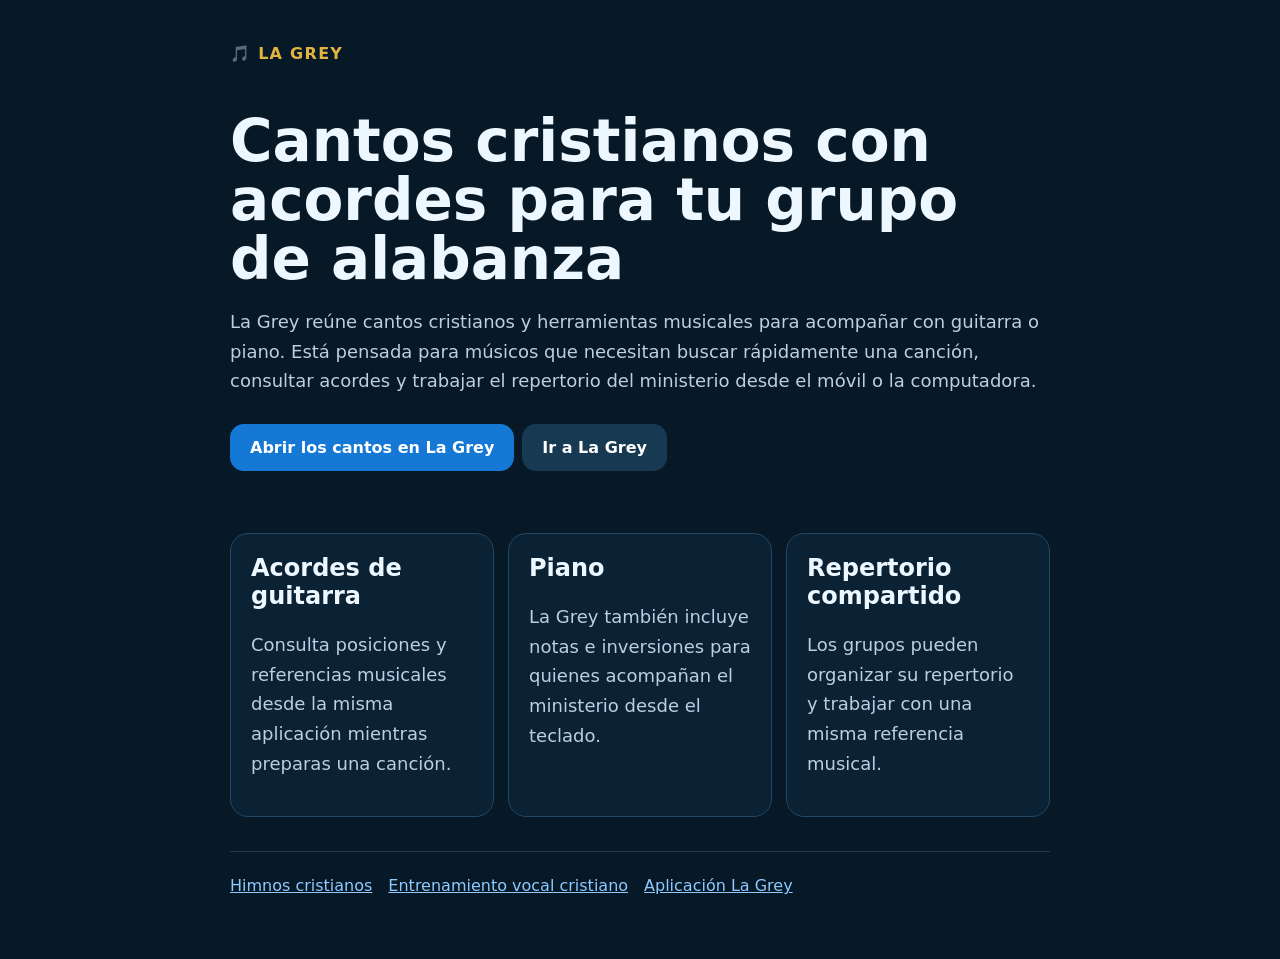
<file: cantos-cristianos-con-acordes.html>
<!doctype html>
<html lang="es">
<head>
<meta charset="utf-8"><meta name="viewport" content="width=device-width,initial-scale=1">
<title>Cantos cristianos con acordes | La Grey</title>
<meta name="description" content="Encuentra cantos cristianos con acordes para guitarra y piano en La Grey, una herramienta para músicos, iglesias y grupos de alabanza.">
<meta name="robots" content="index,follow,max-image-preview:large,max-snippet:-1,max-video-preview:-1">
<link rel="canonical" href="https://davidbag50-hash.github.io/himnario-la-grey-2.0/cantos-cristianos-con-acordes.html">
<meta property="og:type" content="website"><meta property="og:locale" content="es_PA"><meta property="og:site_name" content="La Grey"><meta property="og:title" content="Cantos cristianos con acordes | La Grey"><meta property="og:description" content="Cantos cristianos con acordes para guitarra y piano en una app para grupos de alabanza."><meta property="og:url" content="https://davidbag50-hash.github.io/himnario-la-grey-2.0/cantos-cristianos-con-acordes.html"><meta property="og:image" content="https://davidbag50-hash.github.io/himnario-la-grey-2.0/icon-512.png">
<script type="application/ld+json">{"@context":"https://schema.org","@type":"WebPage","name":"Cantos cristianos con acordes | La Grey","url":"https://davidbag50-hash.github.io/himnario-la-grey-2.0/cantos-cristianos-con-acordes.html","description":"Acceso a cantos cristianos y herramientas de acordes en La Grey.","isPartOf":{"@type":"WebSite","name":"La Grey","url":"https://davidbag50-hash.github.io/himnario-la-grey-2.0/"},"inLanguage":"es"}</script>
<script async src="https://www.googletagmanager.com/gtag/js?id=G-0PFST29Z2F"></script><script>window.dataLayer=window.dataLayer||[];function gtag(){dataLayer.push(arguments)}gtag('js',new Date());gtag('config','G-0PFST29Z2F');</script>
<link rel="icon" href="icon.svg" type="image/svg+xml">
<style>body{margin:0;font-family:system-ui,-apple-system,Segoe UI,sans-serif;background:#071827;color:#edf7ff}main{max-width:820px;margin:auto;padding:44px 22px 64px}a{color:#8ecaff}.brand{color:#e1b33f;font-weight:800;letter-spacing:.08em}.hero{padding:34px 0}.hero h1{font-size:clamp(34px,7vw,58px);line-height:1.02;margin:.25em 0}.hero p,.card p{color:#bad0e2;line-height:1.65;font-size:18px}.cta{display:inline-block;background:#1478d4;color:white;text-decoration:none;font-weight:800;padding:14px 20px;border-radius:14px;margin:10px 8px 0 0}.secondary{background:#173952}.grid{display:grid;grid-template-columns:repeat(auto-fit,minmax(210px,1fr));gap:14px;margin:28px 0}.card{border:1px solid #214866;background:#0b2235;border-radius:18px;padding:20px}.card h2{margin-top:0}.links{border-top:1px solid #203c51;margin-top:34px;padding-top:24px;display:flex;gap:16px;flex-wrap:wrap}</style>
</head>
<body><main><div class="brand">🎵 LA GREY</div><section class="hero"><h1>Cantos cristianos con acordes para tu grupo de alabanza</h1><p>La Grey reúne cantos cristianos y herramientas musicales para acompañar con guitarra o piano. Está pensada para músicos que necesitan buscar rápidamente una canción, consultar acordes y trabajar el repertorio del ministerio desde el móvil o la computadora.</p><a class="cta" href="./?section=songs">Abrir los cantos en La Grey</a><a class="cta secondary" href="./">Ir a La Grey</a></section><section class="grid"><article class="card"><h2>Acordes de guitarra</h2><p>Consulta posiciones y referencias musicales desde la misma aplicación mientras preparas una canción.</p></article><article class="card"><h2>Piano</h2><p>La Grey también incluye notas e inversiones para quienes acompañan el ministerio desde el teclado.</p></article><article class="card"><h2>Repertorio compartido</h2><p>Los grupos pueden organizar su repertorio y trabajar con una misma referencia musical.</p></article></section><nav class="links" aria-label="Explorar La Grey"><a href="himnos-cristianos.html">Himnos cristianos</a><a href="entrenamiento-vocal-cristiano.html">Entrenamiento vocal cristiano</a><a href="./">Aplicación La Grey</a></nav></main></body>
</html>
</file>
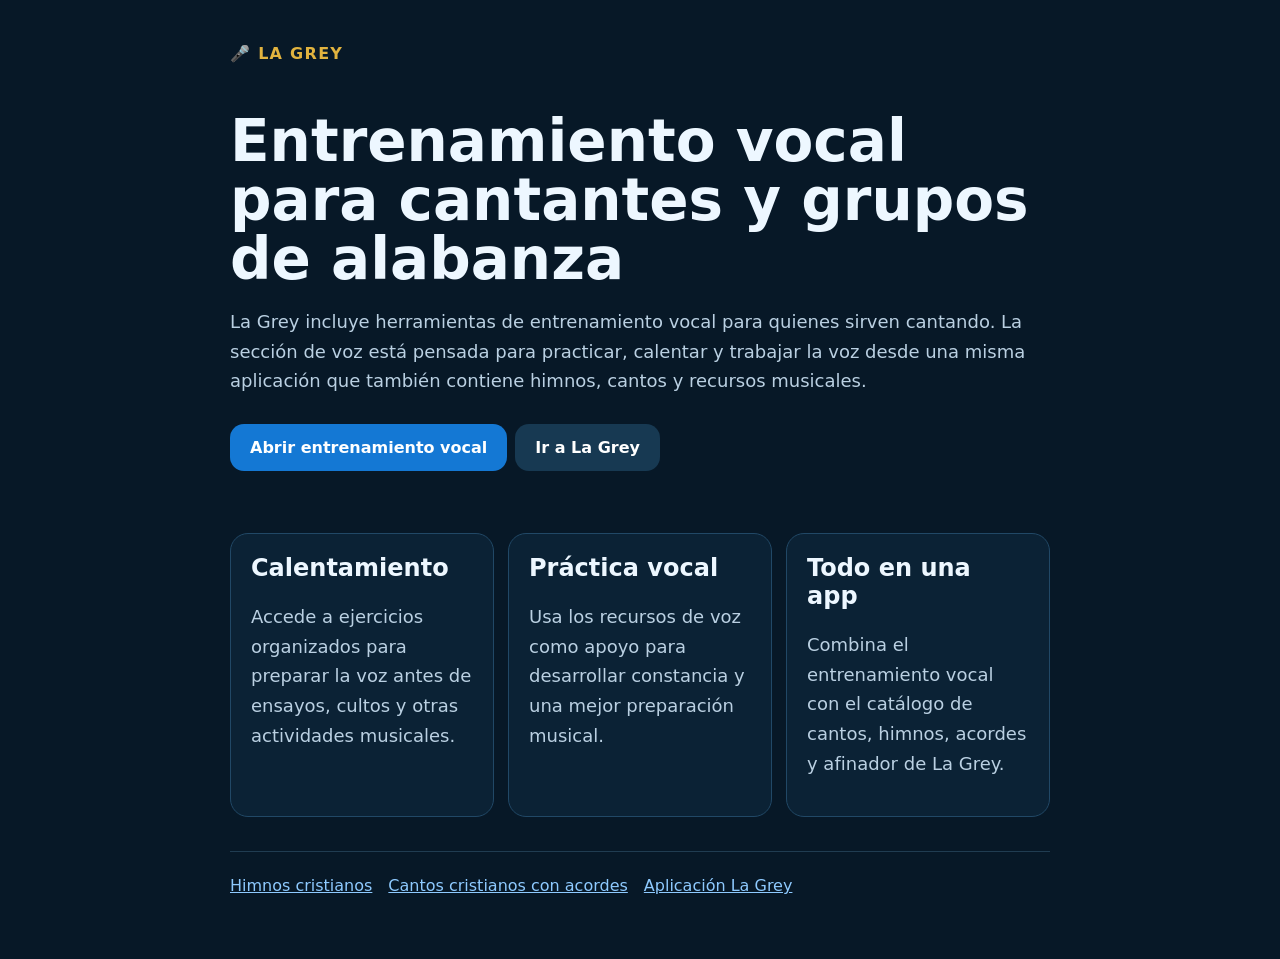
<file: entrenamiento-vocal-cristiano.html>
<!doctype html>
<html lang="es">
<head>
<meta charset="utf-8"><meta name="viewport" content="width=device-width,initial-scale=1">
<title>Entrenamiento vocal para cantantes cristianos | La Grey</title>
<meta name="description" content="Practica ejercicios de voz y calentamiento vocal en La Grey, una app para cantantes, músicos e integrantes de grupos de alabanza.">
<meta name="robots" content="index,follow,max-image-preview:large,max-snippet:-1,max-video-preview:-1">
<link rel="canonical" href="https://davidbag50-hash.github.io/himnario-la-grey-2.0/entrenamiento-vocal-cristiano.html">
<meta property="og:type" content="website"><meta property="og:locale" content="es_PA"><meta property="og:site_name" content="La Grey"><meta property="og:title" content="Entrenamiento vocal para cantantes cristianos | La Grey"><meta property="og:description" content="Ejercicios de voz y calentamiento vocal para cantantes y grupos de alabanza."><meta property="og:url" content="https://davidbag50-hash.github.io/himnario-la-grey-2.0/entrenamiento-vocal-cristiano.html"><meta property="og:image" content="https://davidbag50-hash.github.io/himnario-la-grey-2.0/icon-512.png">
<script type="application/ld+json">{"@context":"https://schema.org","@type":"WebPage","name":"Entrenamiento vocal para cantantes cristianos | La Grey","url":"https://davidbag50-hash.github.io/himnario-la-grey-2.0/entrenamiento-vocal-cristiano.html","description":"Página de acceso a herramientas de entrenamiento vocal de La Grey.","isPartOf":{"@type":"WebSite","name":"La Grey","url":"https://davidbag50-hash.github.io/himnario-la-grey-2.0/"},"inLanguage":"es"}</script>
<script async src="https://www.googletagmanager.com/gtag/js?id=G-0PFST29Z2F"></script><script>window.dataLayer=window.dataLayer||[];function gtag(){dataLayer.push(arguments)}gtag('js',new Date());gtag('config','G-0PFST29Z2F');</script>
<link rel="icon" href="icon.svg" type="image/svg+xml">
<style>body{margin:0;font-family:system-ui,-apple-system,Segoe UI,sans-serif;background:#071827;color:#edf7ff}main{max-width:820px;margin:auto;padding:44px 22px 64px}a{color:#8ecaff}.brand{color:#e1b33f;font-weight:800;letter-spacing:.08em}.hero{padding:34px 0}.hero h1{font-size:clamp(34px,7vw,58px);line-height:1.02;margin:.25em 0}.hero p,.card p{color:#bad0e2;line-height:1.65;font-size:18px}.cta{display:inline-block;background:#1478d4;color:white;text-decoration:none;font-weight:800;padding:14px 20px;border-radius:14px;margin:10px 8px 0 0}.secondary{background:#173952}.grid{display:grid;grid-template-columns:repeat(auto-fit,minmax(210px,1fr));gap:14px;margin:28px 0}.card{border:1px solid #214866;background:#0b2235;border-radius:18px;padding:20px}.card h2{margin-top:0}.links{border-top:1px solid #203c51;margin-top:34px;padding-top:24px;display:flex;gap:16px;flex-wrap:wrap}</style>
</head>
<body><main><div class="brand">🎤 LA GREY</div><section class="hero"><h1>Entrenamiento vocal para cantantes y grupos de alabanza</h1><p>La Grey incluye herramientas de entrenamiento vocal para quienes sirven cantando. La sección de voz está pensada para practicar, calentar y trabajar la voz desde una misma aplicación que también contiene himnos, cantos y recursos musicales.</p><a class="cta" href="./?section=voice">Abrir entrenamiento vocal</a><a class="cta secondary" href="./">Ir a La Grey</a></section><section class="grid"><article class="card"><h2>Calentamiento</h2><p>Accede a ejercicios organizados para preparar la voz antes de ensayos, cultos y otras actividades musicales.</p></article><article class="card"><h2>Práctica vocal</h2><p>Usa los recursos de voz como apoyo para desarrollar constancia y una mejor preparación musical.</p></article><article class="card"><h2>Todo en una app</h2><p>Combina el entrenamiento vocal con el catálogo de cantos, himnos, acordes y afinador de La Grey.</p></article></section><nav class="links" aria-label="Explorar La Grey"><a href="himnos-cristianos.html">Himnos cristianos</a><a href="cantos-cristianos-con-acordes.html">Cantos cristianos con acordes</a><a href="./">Aplicación La Grey</a></nav></main></body>
</html>
</file>
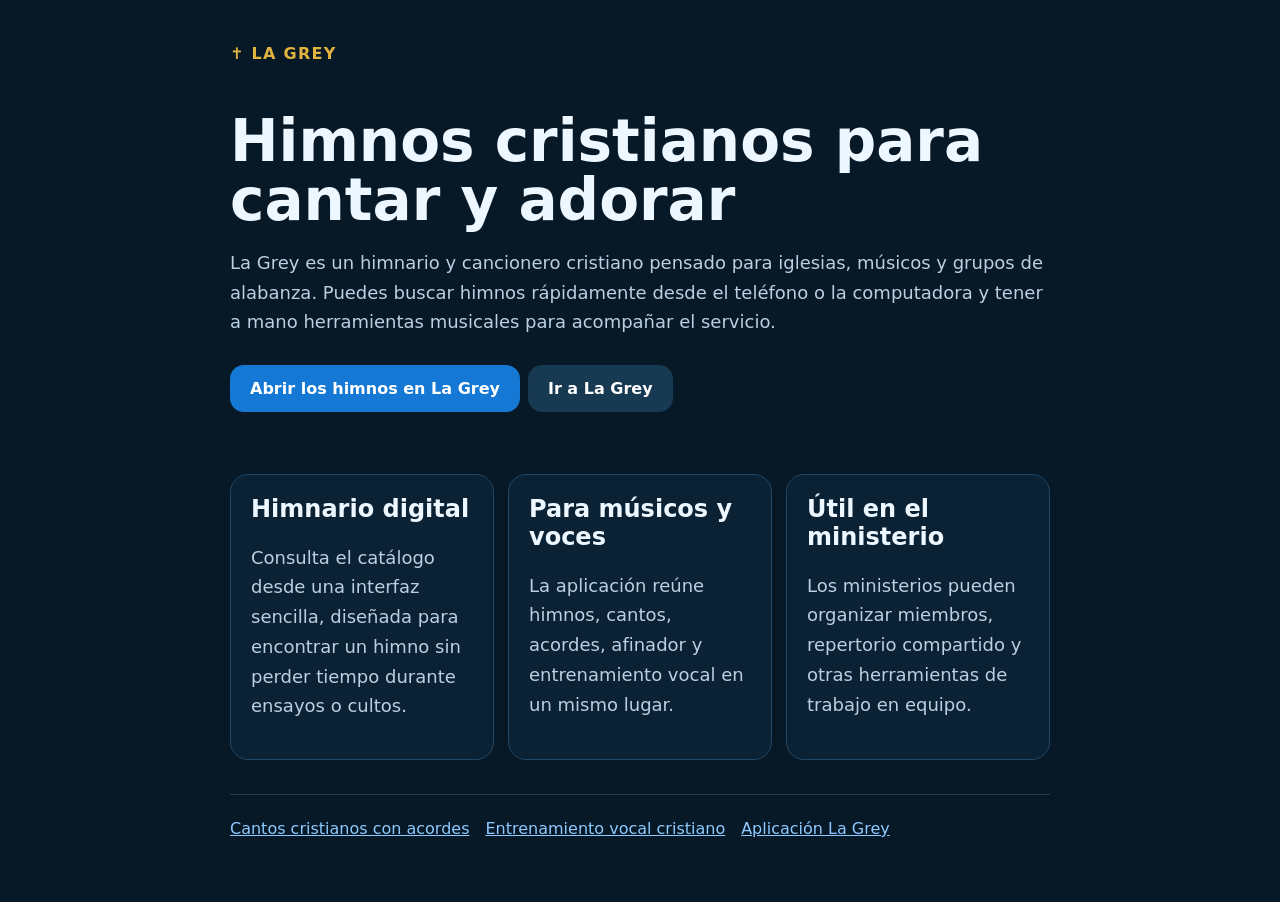
<file: himnos-cristianos.html>
<!doctype html>
<html lang="es">
<head>
<meta charset="utf-8">
<meta name="viewport" content="width=device-width,initial-scale=1">
<title>Himnos cristianos online | Himnario La Grey</title>
<meta name="description" content="Explora himnos cristianos en La Grey: un himnario digital para iglesias, músicos y grupos de alabanza, con búsqueda rápida y herramientas musicales.">
<meta name="robots" content="index,follow,max-image-preview:large,max-snippet:-1,max-video-preview:-1">
<link rel="canonical" href="https://davidbag50-hash.github.io/himnario-la-grey-2.0/himnos-cristianos.html">
<meta property="og:type" content="website"><meta property="og:locale" content="es_PA"><meta property="og:site_name" content="La Grey"><meta property="og:title" content="Himnos cristianos online | Himnario La Grey"><meta property="og:description" content="Himnario cristiano digital con búsqueda rápida y herramientas para músicos y grupos de alabanza."><meta property="og:url" content="https://davidbag50-hash.github.io/himnario-la-grey-2.0/himnos-cristianos.html"><meta property="og:image" content="https://davidbag50-hash.github.io/himnario-la-grey-2.0/icon-512.png">
<script type="application/ld+json">{"@context":"https://schema.org","@type":"WebPage","name":"Himnos cristianos online | Himnario La Grey","url":"https://davidbag50-hash.github.io/himnario-la-grey-2.0/himnos-cristianos.html","description":"Página de acceso al himnario cristiano digital La Grey.","isPartOf":{"@type":"WebSite","name":"La Grey","url":"https://davidbag50-hash.github.io/himnario-la-grey-2.0/"},"inLanguage":"es"}</script>
<script async src="https://www.googletagmanager.com/gtag/js?id=G-0PFST29Z2F"></script><script>window.dataLayer=window.dataLayer||[];function gtag(){dataLayer.push(arguments)}gtag('js',new Date());gtag('config','G-0PFST29Z2F');</script>
<link rel="icon" href="icon.svg" type="image/svg+xml">
<style>body{margin:0;font-family:system-ui,-apple-system,Segoe UI,sans-serif;background:#071827;color:#edf7ff}main{max-width:820px;margin:auto;padding:44px 22px 64px}a{color:#8ecaff}.brand{color:#e1b33f;font-weight:800;letter-spacing:.08em}.hero{padding:34px 0}.hero h1{font-size:clamp(34px,7vw,58px);line-height:1.02;margin:.25em 0}.hero p,.card p{color:#bad0e2;line-height:1.65;font-size:18px}.cta{display:inline-block;background:#1478d4;color:white;text-decoration:none;font-weight:800;padding:14px 20px;border-radius:14px;margin:10px 8px 0 0}.secondary{background:#173952}.grid{display:grid;grid-template-columns:repeat(auto-fit,minmax(210px,1fr));gap:14px;margin:28px 0}.card{border:1px solid #214866;background:#0b2235;border-radius:18px;padding:20px}.card h2{margin-top:0}.links{border-top:1px solid #203c51;margin-top:34px;padding-top:24px;display:flex;gap:16px;flex-wrap:wrap}</style>
</head>
<body><main><div class="brand">✝ LA GREY</div><section class="hero"><h1>Himnos cristianos para cantar y adorar</h1><p>La Grey es un himnario y cancionero cristiano pensado para iglesias, músicos y grupos de alabanza. Puedes buscar himnos rápidamente desde el teléfono o la computadora y tener a mano herramientas musicales para acompañar el servicio.</p><a class="cta" href="./?section=hymns">Abrir los himnos en La Grey</a><a class="cta secondary" href="./">Ir a La Grey</a></section><section class="grid"><article class="card"><h2>Himnario digital</h2><p>Consulta el catálogo desde una interfaz sencilla, diseñada para encontrar un himno sin perder tiempo durante ensayos o cultos.</p></article><article class="card"><h2>Para músicos y voces</h2><p>La aplicación reúne himnos, cantos, acordes, afinador y entrenamiento vocal en un mismo lugar.</p></article><article class="card"><h2>Útil en el ministerio</h2><p>Los ministerios pueden organizar miembros, repertorio compartido y otras herramientas de trabajo en equipo.</p></article></section><nav class="links" aria-label="Explorar La Grey"><a href="cantos-cristianos-con-acordes.html">Cantos cristianos con acordes</a><a href="entrenamiento-vocal-cristiano.html">Entrenamiento vocal cristiano</a><a href="./">Aplicación La Grey</a></nav></main></body>
</html>
</file>
